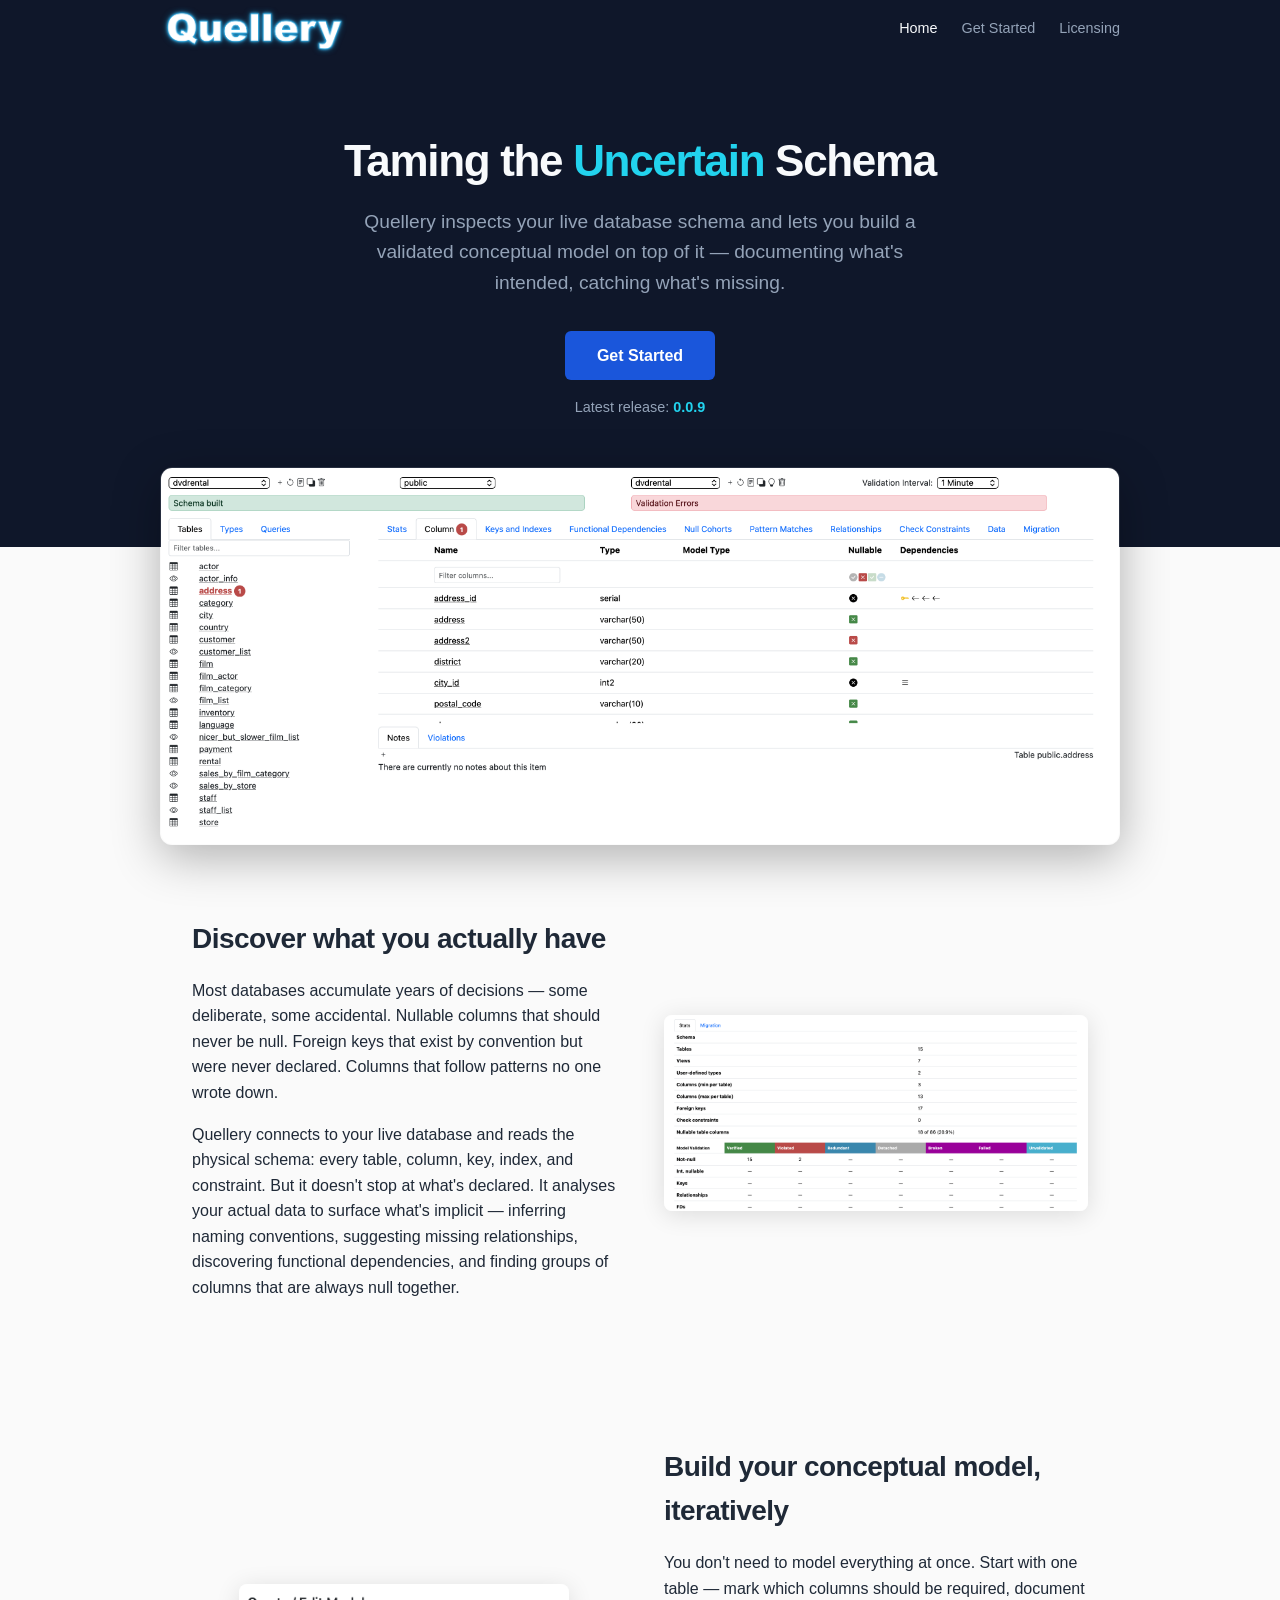
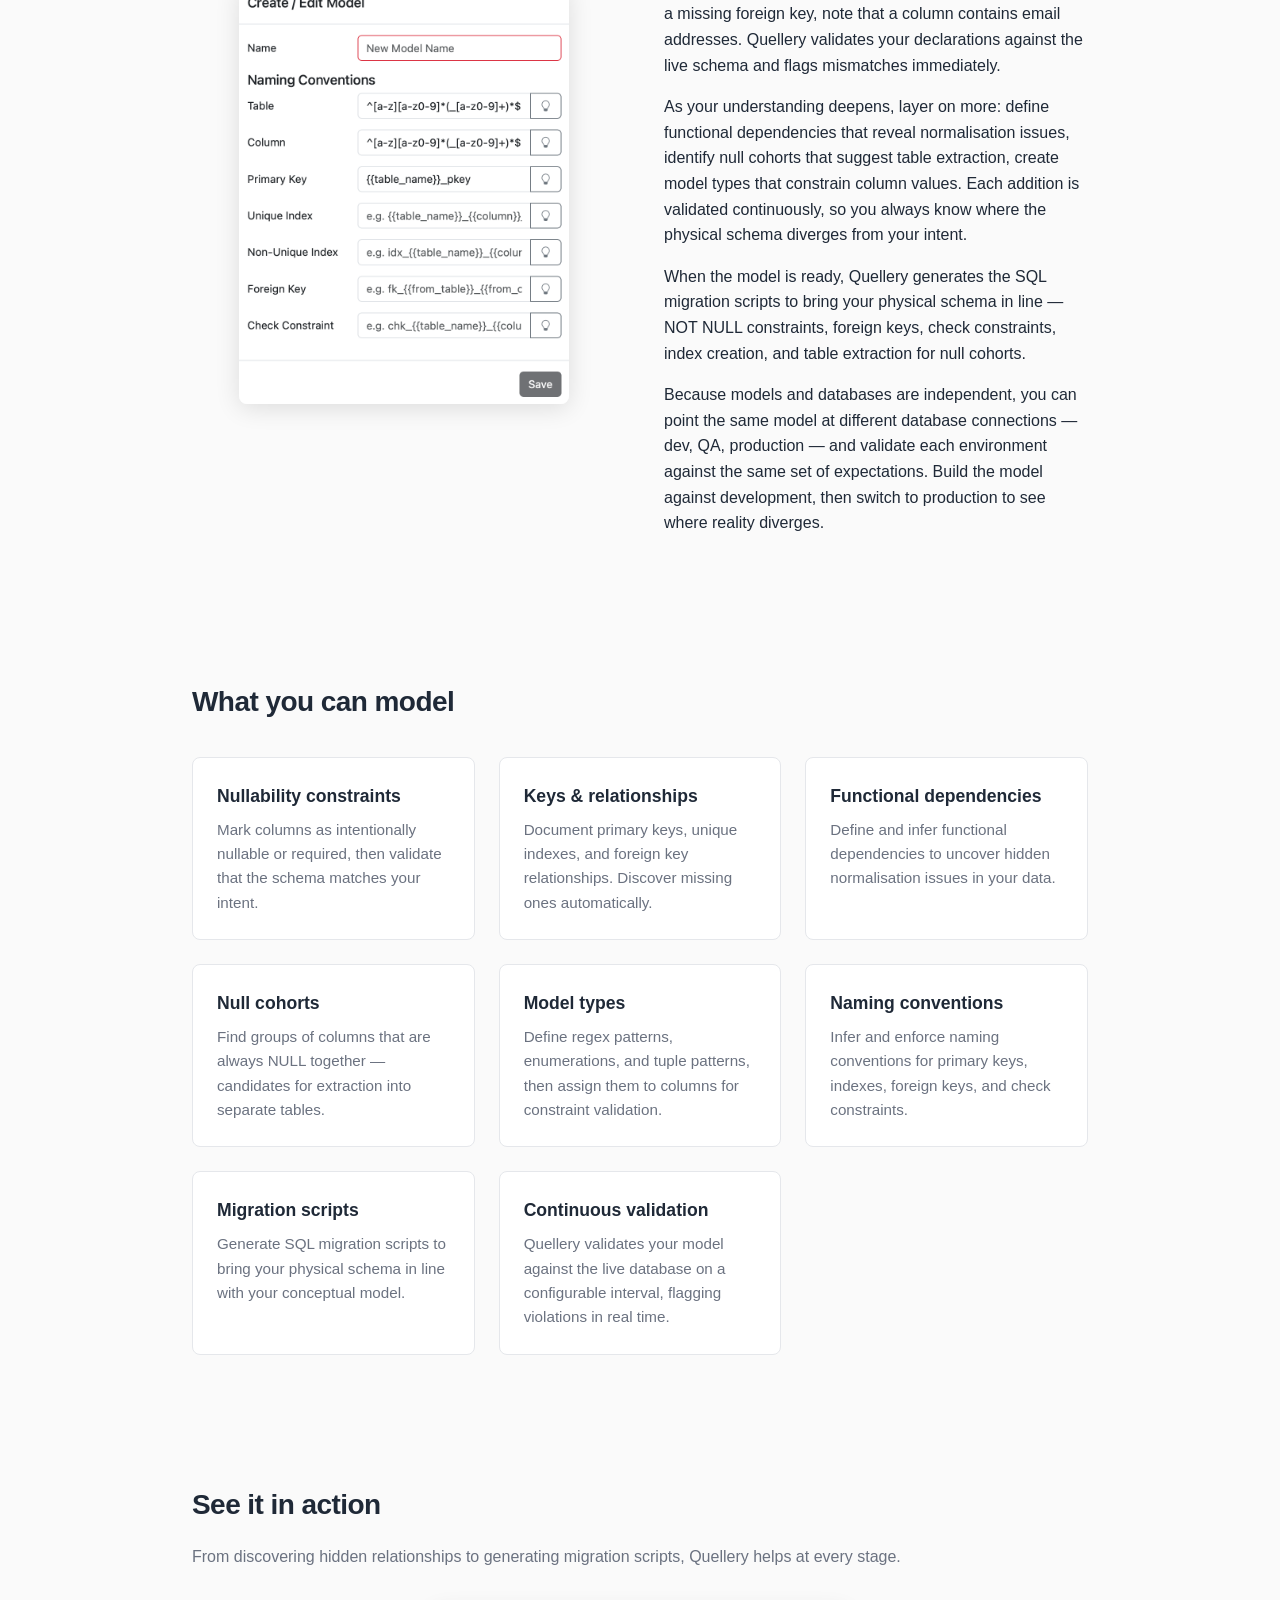
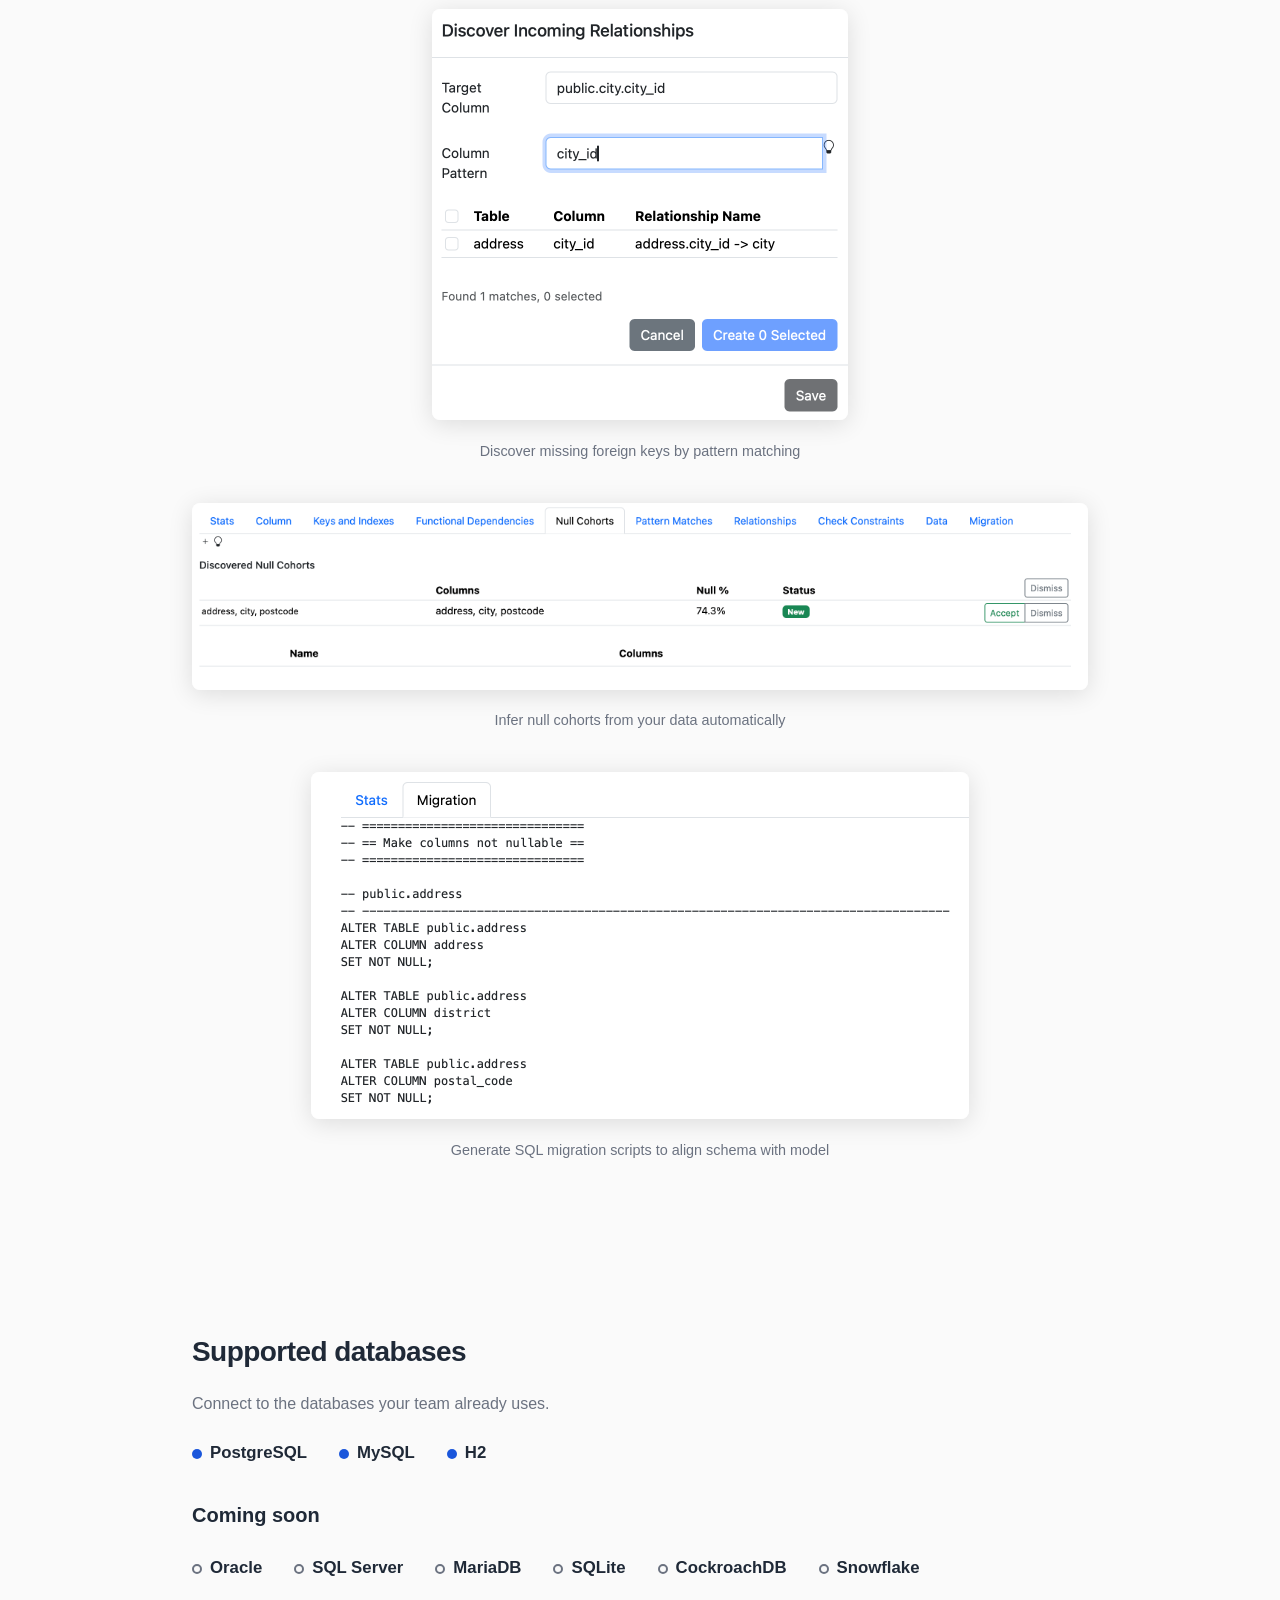
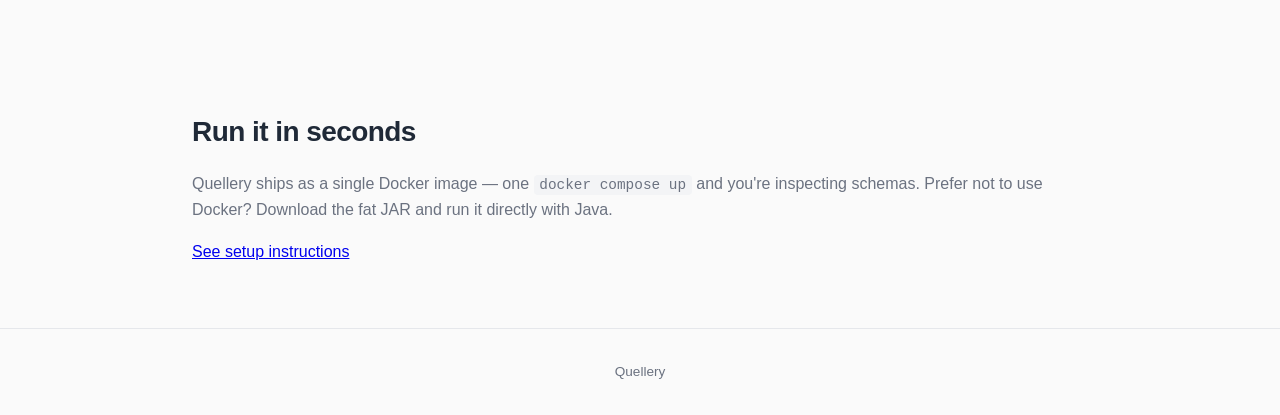
<file: index.html>
<!DOCTYPE html>
<html lang="en">
<head>
  <meta charset="UTF-8">
  <meta name="viewport" content="width=device-width, initial-scale=1.0">
  <title>Quellery — Taming the Uncertain Schema</title>
  <link rel="stylesheet" href="style.css">
</head>
<body>

<nav>
  <div class="nav-inner">
    <a href="index.html" class="logo"><img src="Quellery.png" alt="Quellery"></a>
    <ul>
      <li><a href="index.html" class="active">Home</a></li>
      <li><a href="get-started.html">Get Started</a></li>
      <li><a href="licensing.html">Licensing</a></li>
    </ul>
  </div>
</nav>

<section class="hero hero--with-screenshot">
  <h1>Taming the <span>Uncertain</span> Schema</h1>
  <p>Quellery inspects your live database schema and lets you build a validated conceptual model on top of it —
      documenting what's intended, catching what's missing.</p>
  <a href="get-started.html" class="cta">Get Started</a>
  <div class="version-info">Latest release: <a href="get-started.html#download"><span data-version>0.0.9</span></a></div>
</section>

<div class="hero-screenshot">
  <img src="screenshots/screenshot-hero.png" alt="Quellery main interface showing table columns with validation badges and schema navigation">
</div>

<section class="showcase">
  <div class="showcase-text">
    <h2>Discover what you actually have</h2>
    <p>Most databases accumulate years of decisions — some deliberate, some accidental. Nullable columns that should never be null. Foreign keys that exist by convention but were never declared. Columns that follow patterns no one wrote down.</p>
    <p>Quellery connects to your live database and reads the physical schema: every table, column, key, index, and constraint. But it doesn't stop at what's declared. It analyses your actual data to surface what's implicit — inferring naming conventions, suggesting missing relationships, discovering functional dependencies, and finding groups of columns that are always null together.</p>
  </div>
  <div class="showcase-image">
    <img src="screenshots/screenshot-stats.png" alt="Schema statistics showing table counts, column ranges, foreign keys, and validation results matrix">
  </div>
</section>

<section class="showcase showcase--reverse">
  <div class="showcase-text">
    <h2>Build your conceptual model, iteratively</h2>
    <p>You don't need to model everything at once. Start with one table — mark which columns should be required, document a missing foreign key, note that a column contains email addresses. Quellery validates your declarations against the live schema and flags mismatches immediately.</p>
    <p>As your understanding deepens, layer on more: define functional dependencies that reveal normalisation issues, identify null cohorts that suggest table extraction, create model types that constrain column values. Each addition is validated continuously, so you always know where the physical schema diverges from your intent.</p>
    <p>When the model is ready, Quellery generates the SQL migration scripts to bring your physical schema in line — NOT NULL constraints, foreign keys, check constraints, index creation, and table extraction for null cohorts.</p>
    <p>Because models and databases are independent, you can point the same model at different database connections — dev, QA, production — and validate each environment against the same set of expectations. Build the model against development, then switch to production to see where reality diverges.</p>
  </div>
  <div class="showcase-image">
    <img src="screenshots/screenshot-config.png" alt="Model creation form with naming convention templates for primary keys, indexes, and foreign keys">
  </div>
</section>

<section class="section">
  <h2>What you can model</h2>

  <div class="features">
    <div class="feature-card">
      <h3>Nullability constraints</h3>
      <p>Mark columns as intentionally nullable or required, then validate that the schema matches your intent.</p>
    </div>
    <div class="feature-card">
      <h3>Keys &amp; relationships</h3>
      <p>Document primary keys, unique indexes, and foreign key relationships. Discover missing ones automatically.</p>
    </div>
    <div class="feature-card">
      <h3>Functional dependencies</h3>
      <p>Define and infer functional dependencies to uncover hidden normalisation issues in your data.</p>
    </div>
    <div class="feature-card">
      <h3>Null cohorts</h3>
      <p>Find groups of columns that are always NULL together — candidates for extraction into separate tables.</p>
    </div>
    <div class="feature-card">
      <h3>Model types</h3>
      <p>Define regex patterns, enumerations, and tuple patterns, then assign them to columns for constraint validation.</p>
    </div>
    <div class="feature-card">
      <h3>Naming conventions</h3>
      <p>Infer and enforce naming conventions for primary keys, indexes, foreign keys, and check constraints.</p>
    </div>
    <div class="feature-card">
      <h3>Migration scripts</h3>
      <p>Generate SQL migration scripts to bring your physical schema in line with your conceptual model.</p>
    </div>
    <div class="feature-card">
      <h3>Continuous validation</h3>
      <p>Quellery validates your model against the live database on a configurable interval, flagging violations in real time.</p>
    </div>
  </div>
</section>

<section class="section">
  <h2>See it in action</h2>
  <p>From discovering hidden relationships to generating migration scripts, Quellery helps at every stage.</p>

  <div class="screenshot-gallery">
    <figure>
      <img class="screenshot-sm" src="screenshots/screenshot-relationships.png" alt="Discover incoming relationships dialog showing pattern-based foreign key discovery">
      <figcaption>Discover missing foreign keys by pattern matching</figcaption>
    </figure>
    <figure>
      <img src="screenshots/screenshot-inference.png" alt="Null cohort inference showing discovered column groups with null percentages">
      <figcaption>Infer null cohorts from your data automatically</figcaption>
    </figure>
    <figure>
      <img class="screenshot-md" src="screenshots/screenshot-migration.png" alt="Generated SQL migration script with ALTER TABLE statements for NOT NULL constraints">
      <figcaption>Generate SQL migration scripts to align schema with model</figcaption>
    </figure>
  </div>
</section>

<section class="section">
  <h2>Supported databases</h2>
  <p>Connect to the databases your team already uses.</p>
  <div class="db-list">
    <div class="db-item"><div class="db-dot"></div> PostgreSQL</div>
    <div class="db-item"><div class="db-dot"></div> MySQL</div>
    <div class="db-item"><div class="db-dot"></div> H2</div>
  </div>

  <h3>Coming soon</h3>
  <div class="db-list">
    <div class="db-item"><div class="db-dot coming-soon"></div> Oracle</div>
    <div class="db-item"><div class="db-dot coming-soon"></div> SQL Server</div>
    <div class="db-item"><div class="db-dot coming-soon"></div> MariaDB</div>
    <div class="db-item"><div class="db-dot coming-soon"></div> SQLite</div>
    <div class="db-item"><div class="db-dot coming-soon"></div> CockroachDB</div>
    <div class="db-item"><div class="db-dot coming-soon"></div> Snowflake</div>
  </div>
</section>

<section class="section">
  <h2>Run it in seconds</h2>
  <p>Quellery ships as a single Docker image — one <code>docker compose up</code> and you're inspecting schemas. Prefer not to use Docker? Download the fat JAR and run it directly with Java.</p>
  <a href="get-started.html" class="cta">See setup instructions</a>
</section>

<footer>
  Quellery
</footer>

</body>
</html>
</file>
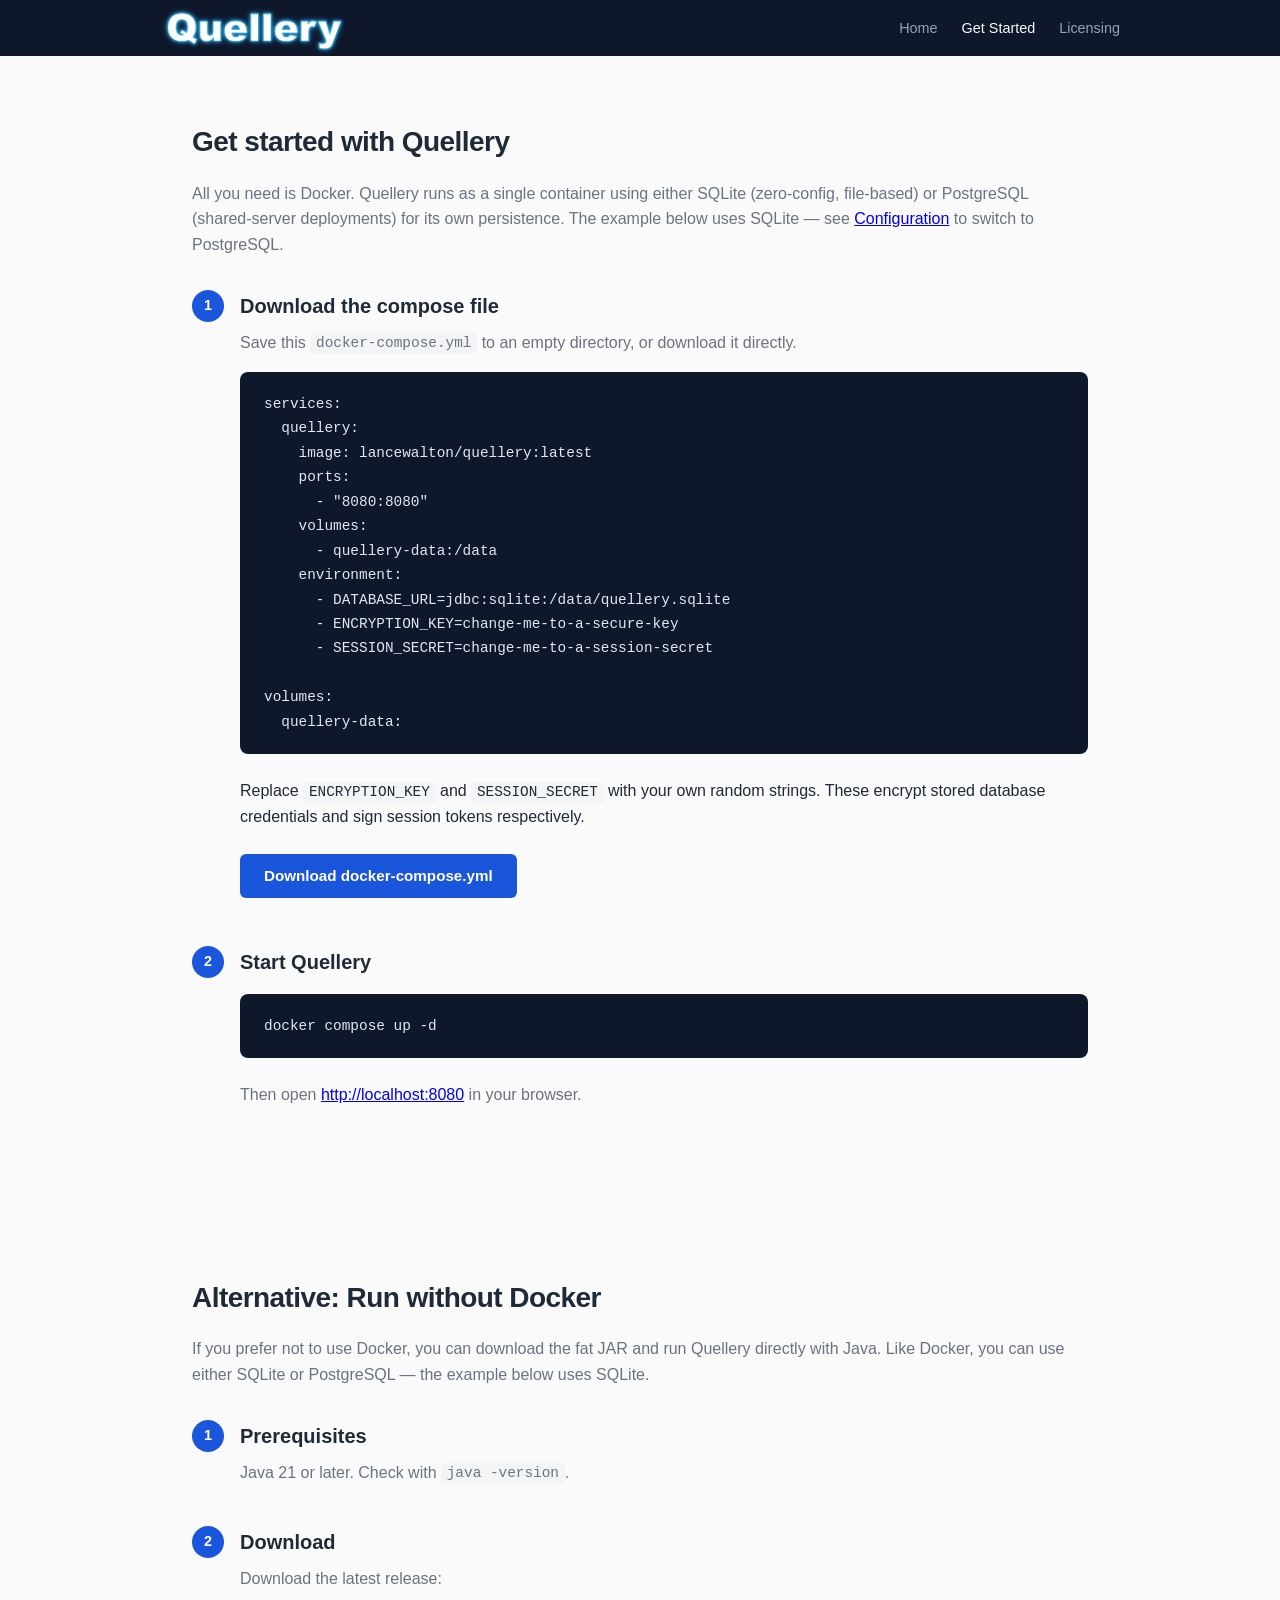
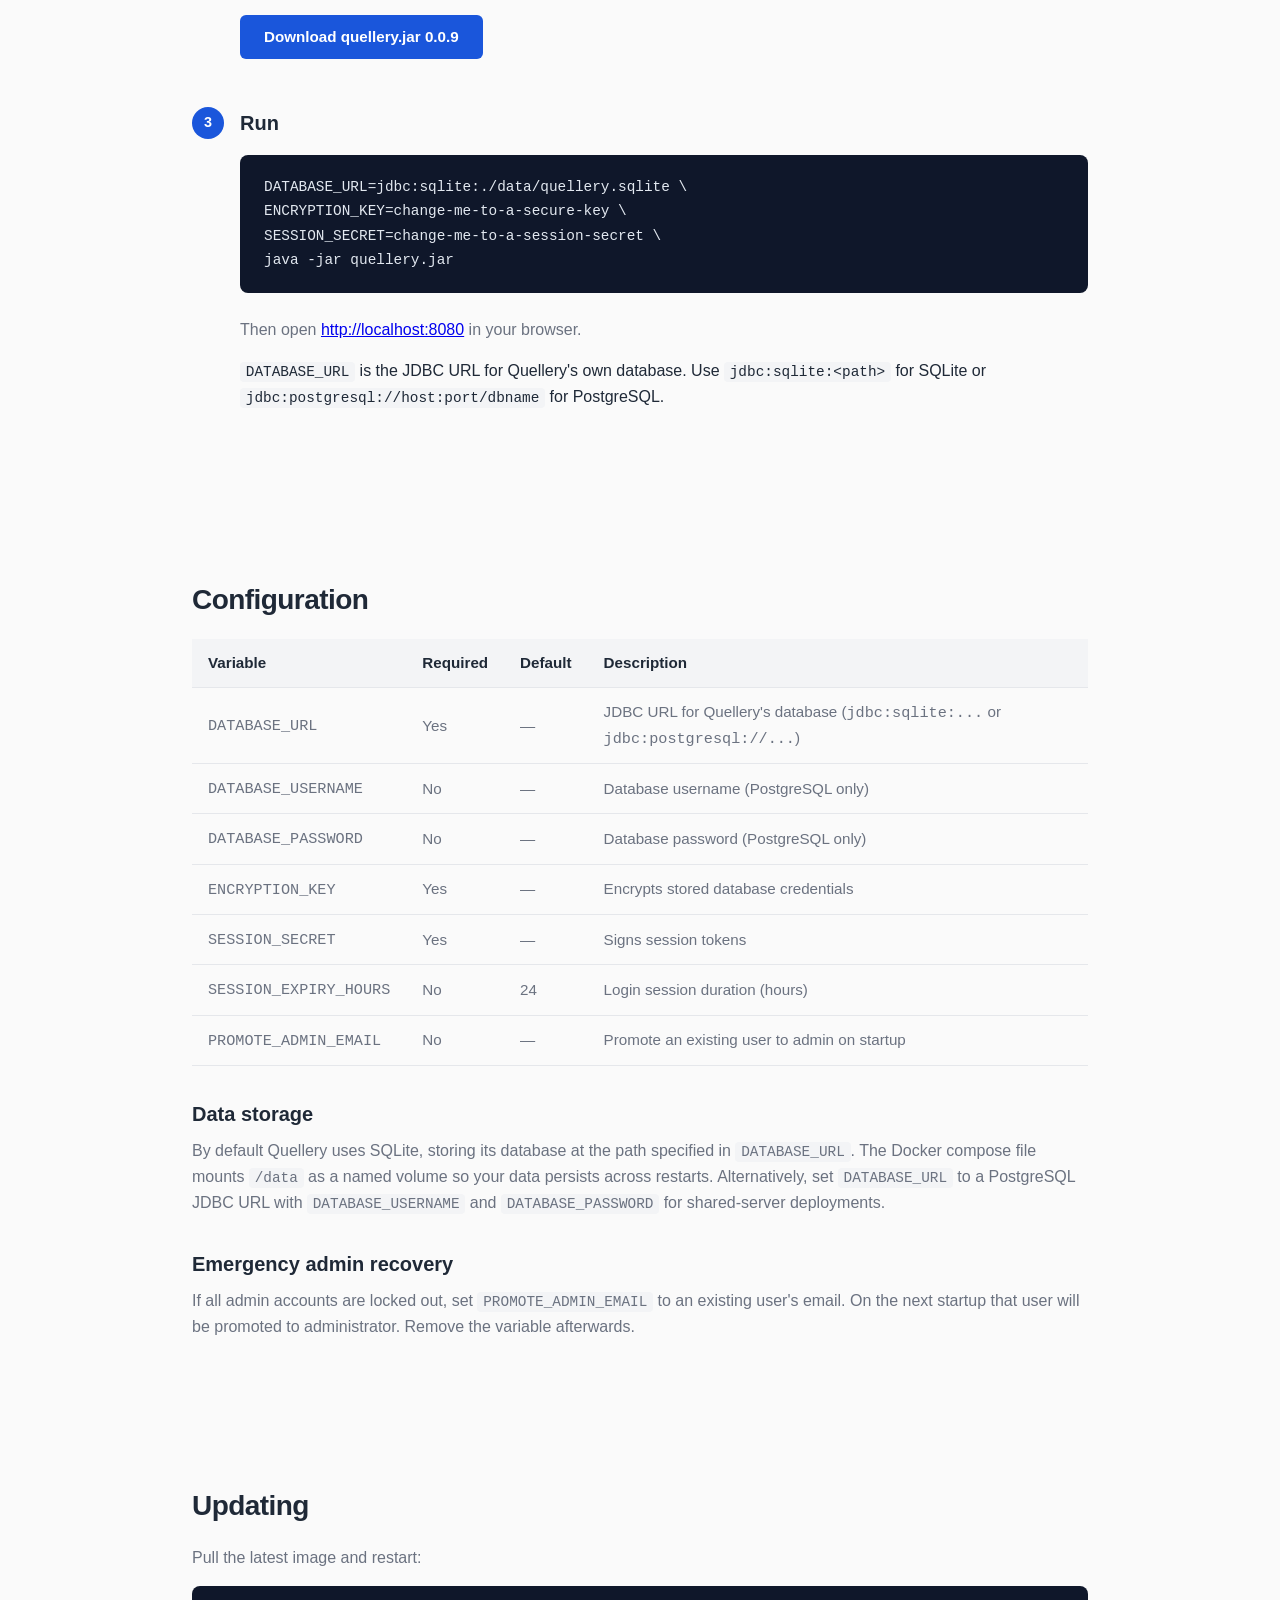
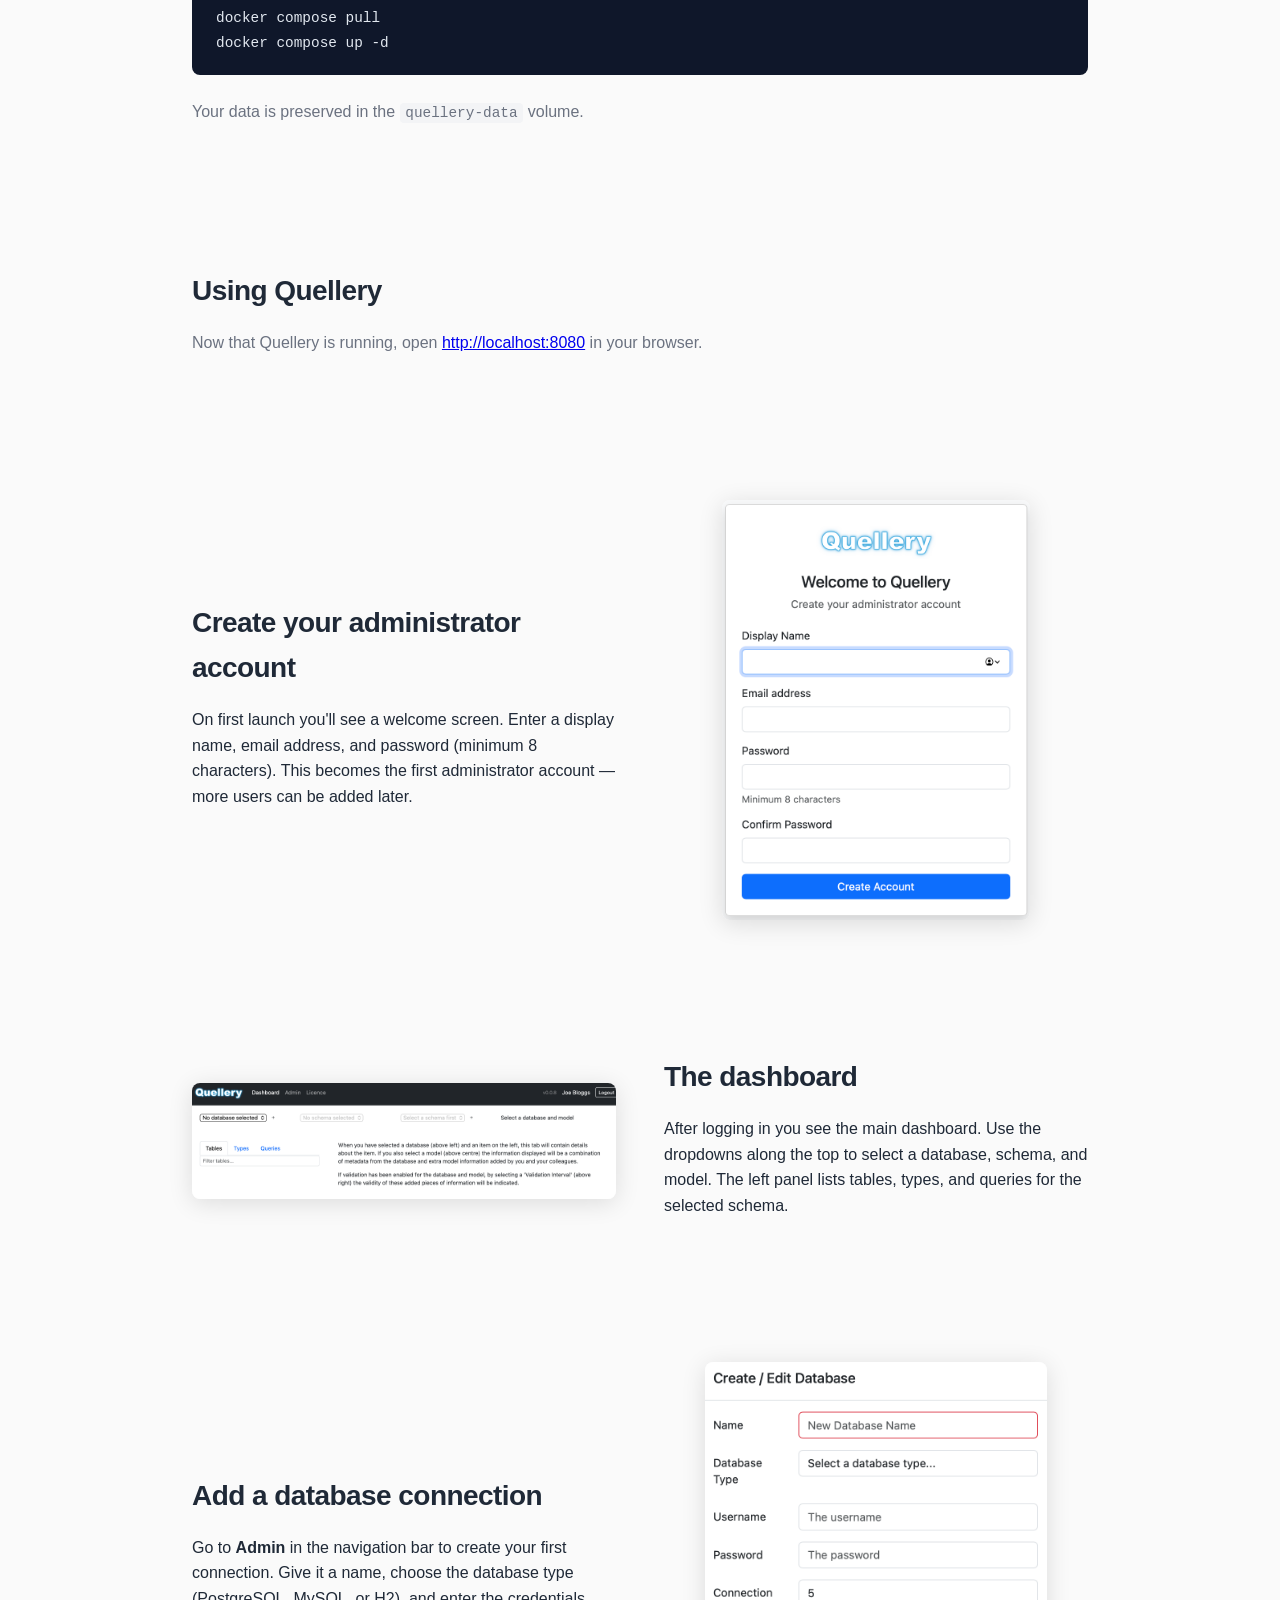
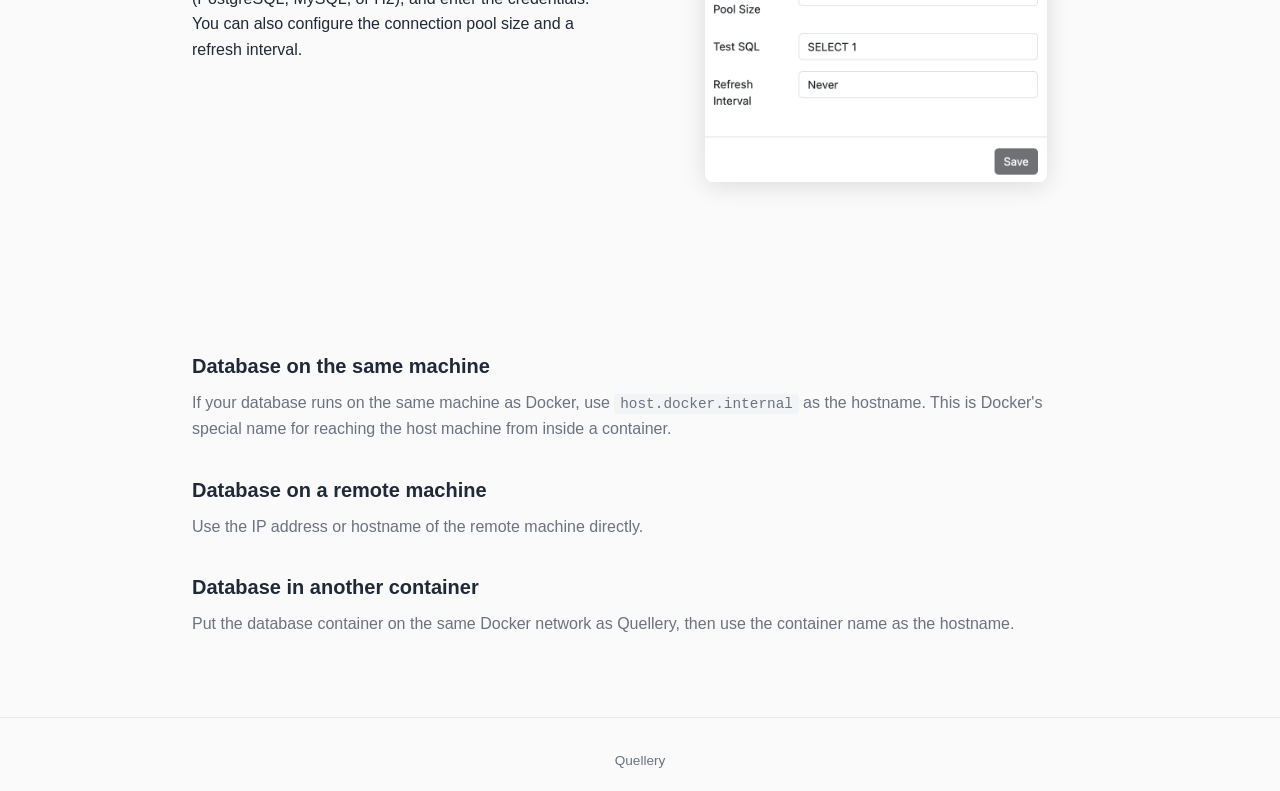
<file: get-started.html>
<!DOCTYPE html>
<html lang="en">
<head>
  <meta charset="UTF-8">
  <meta name="viewport" content="width=device-width, initial-scale=1.0">
  <title>Quellery — Taming the Uncertain Schema - Get Started</title>
  <link rel="stylesheet" href="style.css">
</head>
<body>

<nav>
  <div class="nav-inner">
    <a href="index.html" class="logo"><img src="Quellery.png" alt="Quellery"></a>
    <ul>
      <li><a href="index.html">Home</a></li>
      <li><a href="get-started.html" class="active">Get Started</a></li>
      <li><a href="licensing.html">Licensing</a></li>
    </ul>
  </div>
</nav>

<section class="section">
  <h2>Get started with Quellery</h2>
  <p>All you need is Docker. Quellery runs as a single container using either SQLite (zero-config, file-based) or PostgreSQL (shared-server deployments) for its own persistence. The example below uses SQLite — see <a href="#configuration">Configuration</a> to switch to PostgreSQL.</p>

  <div class="steps">

    <div class="step">
      <h3>Download the compose file</h3>
      <p>Save this <code>docker-compose.yml</code> to an empty directory, or download it directly.</p>
      <pre><code>services:
  quellery:
    image: lancewalton/quellery:latest
    ports:
      - "8080:8080"
    volumes:
      - quellery-data:/data
    environment:
      - DATABASE_URL=jdbc:sqlite:/data/quellery.sqlite
      - ENCRYPTION_KEY=change-me-to-a-secure-key
      - SESSION_SECRET=change-me-to-a-session-secret

volumes:
  quellery-data:</code></pre>
      <p class="body-text">Replace <code>ENCRYPTION_KEY</code> and <code>SESSION_SECRET</code> with your own random strings. These encrypt stored database credentials and sign session tokens respectively.</p>
      <a href="docker-compose.yml" download class="download-btn">Download docker-compose.yml</a>
    </div>

    <div class="step">
      <h3>Start Quellery</h3>
      <pre><code>docker compose up -d</code></pre>
      <p>Then open <a href="http://localhost:8080">http://localhost:8080</a> in your browser.</p>
    </div>

  </div>
</section>

<section class="section" id="download">
  <h2>Alternative: Run without Docker</h2>
  <p>If you prefer not to use Docker, you can download the fat JAR and run Quellery directly with Java. Like Docker, you can use either SQLite or PostgreSQL — the example below uses SQLite.</p>

  <div class="steps">

    <div class="step">
      <h3>Prerequisites</h3>
      <p>Java 21 or later. Check with <code>java -version</code>.</p>
    </div>

    <div class="step">
      <h3>Download</h3>
      <p>Download the latest release:</p>
      <a href="https://github.com/quellery/quellery.github.io/releases/latest/download/quellery.jar" class="download-btn">Download quellery.jar <span data-version>0.0.9</span></a>
    </div>

    <div class="step">
      <h3>Run</h3>
      <pre><code>DATABASE_URL=jdbc:sqlite:./data/quellery.sqlite \
ENCRYPTION_KEY=change-me-to-a-secure-key \
SESSION_SECRET=change-me-to-a-session-secret \
java -jar quellery.jar</code></pre>
      <p>Then open <a href="http://localhost:8080">http://localhost:8080</a> in your browser.</p>
      <p class="body-text"><code>DATABASE_URL</code> is the JDBC URL for Quellery's own database. Use <code>jdbc:sqlite:&lt;path&gt;</code> for SQLite or <code>jdbc:postgresql://host:port/dbname</code> for PostgreSQL.</p>
    </div>

  </div>
</section>

<section class="section" id="configuration">
  <h2>Configuration</h2>
  <table>
    <thead>
      <tr><th>Variable</th><th>Required</th><th>Default</th><th>Description</th></tr>
    </thead>
    <tbody>
      <tr><td><code>DATABASE_URL</code></td><td>Yes</td><td>&mdash;</td><td>JDBC URL for Quellery's database (<code>jdbc:sqlite:...</code> or <code>jdbc:postgresql://...</code>)</td></tr>
      <tr><td><code>DATABASE_USERNAME</code></td><td>No</td><td>&mdash;</td><td>Database username (PostgreSQL only)</td></tr>
      <tr><td><code>DATABASE_PASSWORD</code></td><td>No</td><td>&mdash;</td><td>Database password (PostgreSQL only)</td></tr>
      <tr><td><code>ENCRYPTION_KEY</code></td><td>Yes</td><td>&mdash;</td><td>Encrypts stored database credentials</td></tr>
      <tr><td><code>SESSION_SECRET</code></td><td>Yes</td><td>&mdash;</td><td>Signs session tokens</td></tr>
      <tr><td><code>SESSION_EXPIRY_HOURS</code></td><td>No</td><td>24</td><td>Login session duration (hours)</td></tr>
      <tr><td><code>PROMOTE_ADMIN_EMAIL</code></td><td>No</td><td>&mdash;</td><td>Promote an existing user to admin on startup</td></tr>
    </tbody>
  </table>

  <h3>Data storage</h3>
  <p>By default Quellery uses SQLite, storing its database at the path specified in <code>DATABASE_URL</code>. The Docker compose file mounts <code>/data</code> as a named volume so your data persists across restarts. Alternatively, set <code>DATABASE_URL</code> to a PostgreSQL JDBC URL with <code>DATABASE_USERNAME</code> and <code>DATABASE_PASSWORD</code> for shared-server deployments.</p>

  <h3>Emergency admin recovery</h3>
  <p>If all admin accounts are locked out, set <code>PROMOTE_ADMIN_EMAIL</code> to an existing user's email. On the next startup that user will be promoted to administrator. Remove the variable afterwards.</p>
</section>

<section class="section">
  <h2>Updating</h2>
  <p>Pull the latest image and restart:</p>
  <pre><code>docker compose pull
docker compose up -d</code></pre>
  <p>Your data is preserved in the <code>quellery-data</code> volume.</p>
</section>

<section class="section">
  <h2>Using Quellery</h2>
  <p>Now that Quellery is running, open <a href="http://localhost:8080">http://localhost:8080</a> in your browser.</p>
</section>

<section class="showcase">
  <div class="showcase-text">
    <h2>Create your administrator account</h2>
    <p>On first launch you'll see a welcome screen. Enter a display name, email address, and password (minimum 8 characters). This becomes the first administrator account — more users can be added later.</p>
  </div>
  <div class="showcase-image">
    <img src="screenshots/create-your-administrator-account.png" alt="Quellery welcome screen with fields for display name, email, and password">
  </div>
</section>

<section class="showcase showcase--reverse">
  <div class="showcase-text">
    <h2>The dashboard</h2>
    <p>After logging in you see the main dashboard. Use the dropdowns along the top to select a database, schema, and model. The left panel lists tables, types, and queries for the selected schema.</p>
  </div>
  <div class="showcase-image">
    <img src="screenshots/post-login-initial-empty.png" alt="Quellery dashboard with database, schema, and model dropdowns along the top and a left panel for tables, types, and queries">
  </div>
</section>

<section class="showcase">
  <div class="showcase-text">
    <h2>Add a database connection</h2>
    <p>Go to <strong>Admin</strong> in the navigation bar to create your first connection. Give it a name, choose the database type (PostgreSQL, MySQL, or H2), and enter the credentials. You can also configure the connection pool size and a refresh interval.</p>
  </div>
  <div class="showcase-image">
    <img src="screenshots/create-edit-database.png" alt="Database connection form with fields for name, type, host, port, database name, credentials, pool size, and refresh interval">
  </div>
</section>

<section class="section">
  <h3>Database on the same machine</h3>
  <p>If your database runs on the same machine as Docker, use <code>host.docker.internal</code> as the hostname. This is Docker's special name for reaching the host machine from inside a container.</p>

  <h3>Database on a remote machine</h3>
  <p>Use the IP address or hostname of the remote machine directly.</p>

  <h3>Database in another container</h3>
  <p>Put the database container on the same Docker network as Quellery, then use the container name as the hostname.</p>
</section>

<footer>
  Quellery
</footer>

</body>
</html>
</file>
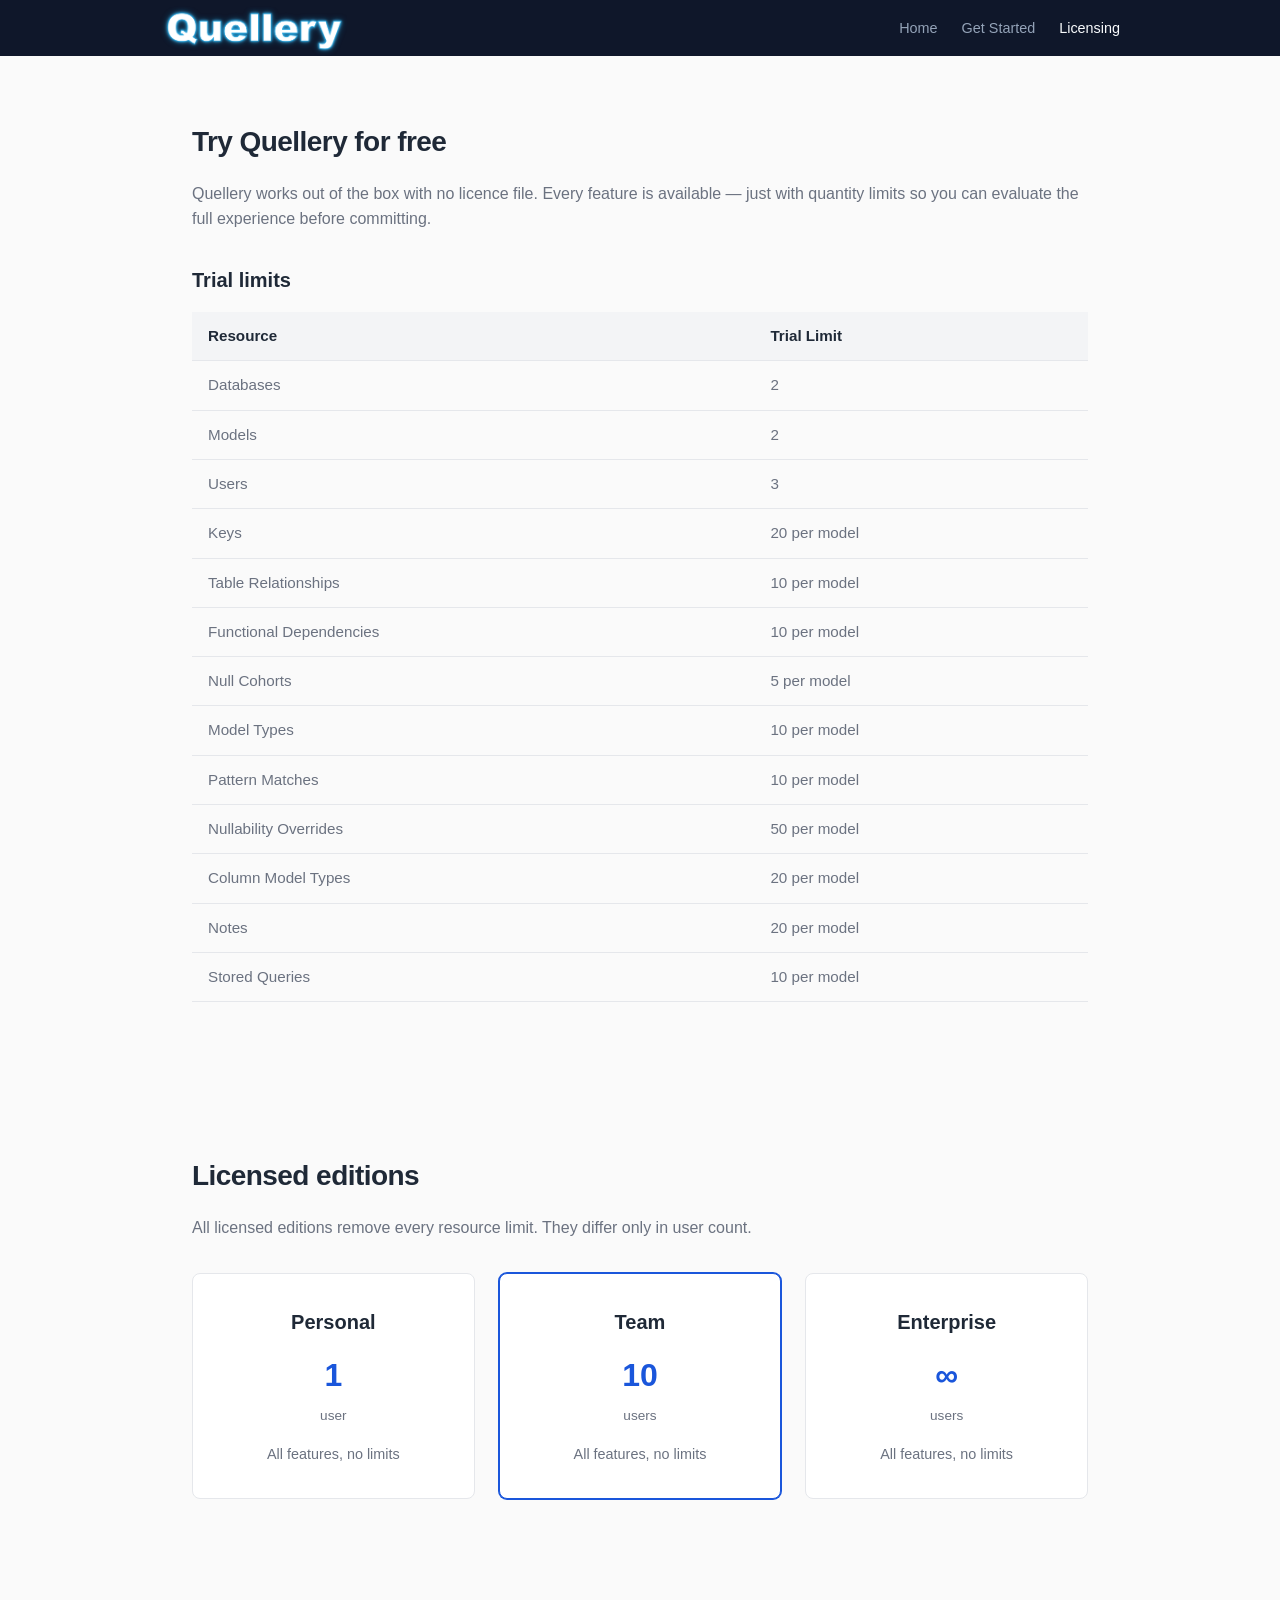
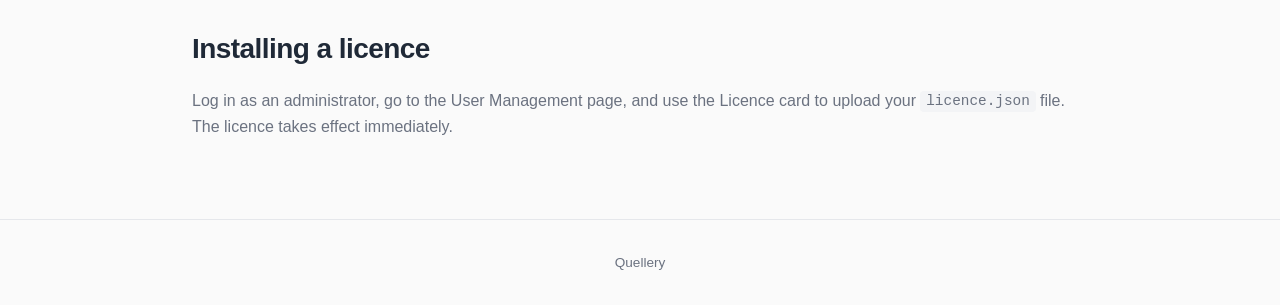
<file: licensing.html>
<!DOCTYPE html>
<html lang="en">
<head>
  <meta charset="UTF-8">
  <meta name="viewport" content="width=device-width, initial-scale=1.0">
  <title>Quellery — Taming the Uncertain Schema - Licensing</title>
  <link rel="stylesheet" href="style.css">
</head>
<body>

<nav>
  <div class="nav-inner">
    <a href="index.html" class="logo"><img src="Quellery.png" alt="Quellery"></a>
    <ul>
      <li><a href="index.html">Home</a></li>
      <li><a href="get-started.html">Get Started</a></li>
      <li><a href="licensing.html" class="active">Licensing</a></li>
    </ul>
  </div>
</nav>

<section class="section">
  <h2>Try Quellery for free</h2>
  <p>Quellery works out of the box with no licence file. Every feature is available — just with quantity limits so you can evaluate the full experience before committing.</p>

  <h3>Trial limits</h3>
  <table>
    <thead>
      <tr><th>Resource</th><th>Trial Limit</th></tr>
    </thead>
    <tbody>
      <tr><td>Databases</td><td>2</td></tr>
      <tr><td>Models</td><td>2</td></tr>
      <tr><td>Users</td><td>3</td></tr>
      <tr><td>Keys</td><td>20 per model</td></tr>
      <tr><td>Table Relationships</td><td>10 per model</td></tr>
      <tr><td>Functional Dependencies</td><td>10 per model</td></tr>
      <tr><td>Null Cohorts</td><td>5 per model</td></tr>
      <tr><td>Model Types</td><td>10 per model</td></tr>
      <tr><td>Pattern Matches</td><td>10 per model</td></tr>
      <tr><td>Nullability Overrides</td><td>50 per model</td></tr>
      <tr><td>Column Model Types</td><td>20 per model</td></tr>
      <tr><td>Notes</td><td>20 per model</td></tr>
      <tr><td>Stored Queries</td><td>10 per model</td></tr>
    </tbody>
  </table>
</section>

<section class="section">
  <h2>Licensed editions</h2>
  <p>All licensed editions remove every resource limit. They differ only in user count.</p>

  <div class="editions">
    <div class="edition-card">
      <h3>Personal</h3>
      <div class="user-count">1</div>
      <div class="user-label">user</div>
      <div class="feature-note">All features, no limits</div>
    </div>
    <div class="edition-card highlight">
      <h3>Team</h3>
      <div class="user-count">10</div>
      <div class="user-label">users</div>
      <div class="feature-note">All features, no limits</div>
    </div>
    <div class="edition-card">
      <h3>Enterprise</h3>
      <div class="user-count">&infin;</div>
      <div class="user-label">users</div>
      <div class="feature-note">All features, no limits</div>
    </div>
  </div>
</section>

<section class="section">
  <h2>Installing a licence</h2>
  <p>Log in as an administrator, go to the User Management page, and use the Licence card to upload your <code>licence.json</code> file. The licence takes effect immediately.</p>
</section>

<footer>
  Quellery
</footer>

</body>
</html>
</file>
<file: style.css>
:root {
  --colour-bg: #fafafa;
  --colour-surface: #ffffff;
  --colour-primary: #1a56db;
  --colour-primary-dark: #1444b0;
  --colour-text: #1f2937;
  --colour-text-muted: #6b7280;
  --colour-border: #e5e7eb;
  --colour-code-bg: #f3f4f6;
  --colour-hero-bg: #0f172a;
  --colour-hero-text: #f8fafc;
  --colour-accent: #22d3ee;
  --max-width: 960px;
}

*,
*::before,
*::after {
  box-sizing: border-box;
  margin: 0;
  padding: 0;
}

body {
  font-family: -apple-system, BlinkMacSystemFont, "Segoe UI", Roboto, Helvetica, Arial, sans-serif;
  color: var(--colour-text);
  background: var(--colour-bg);
  line-height: 1.6;
}

/* — Navigation — */

nav {
  background: var(--colour-hero-bg);
  padding: 0 2rem;
  position: sticky;
  top: 0;
  z-index: 100;
}

nav .nav-inner {
  max-width: var(--max-width);
  margin: 0 auto;
  display: flex;
  align-items: center;
  justify-content: space-between;
  height: 56px;
}

nav .logo {
  text-decoration: none;
  display: flex;
  align-items: center;
}

nav .logo img {
  height: 64px;
}

nav ul {
  list-style: none;
  display: flex;
  gap: 1.5rem;
}

nav a {
  color: #94a3b8;
  text-decoration: none;
  font-size: 0.9rem;
  transition: color 0.15s;
}

nav a:hover,
nav a.active {
  color: var(--colour-hero-text);
}

/* — Hero — */

.hero {
  background: var(--colour-hero-bg);
  color: var(--colour-hero-text);
  text-align: center;
  padding: 5rem 2rem 4rem;
}

.hero--with-screenshot {
  padding-bottom: 8rem;
}

.hero h1 {
  font-size: 2.75rem;
  font-weight: 800;
  letter-spacing: -0.03em;
  line-height: 1.15;
  margin-bottom: 1.25rem;
}

.hero h1 span {
  color: var(--colour-accent);
}

.hero p {
  font-size: 1.2rem;
  color: #94a3b8;
  max-width: 600px;
  margin: 0 auto 2rem;
}

.hero .cta {
  display: inline-block;
  background: var(--colour-primary);
  color: #fff;
  padding: 0.75rem 2rem;
  border-radius: 6px;
  text-decoration: none;
  font-weight: 600;
  font-size: 1rem;
  transition: background 0.15s;
}

.hero .cta:hover {
  background: var(--colour-primary-dark);
}

.version-info {
  margin-top: 1rem;
  font-size: 0.9rem;
  color: #94a3b8;
}

.version-info a {
  color: var(--colour-accent);
  text-decoration: none;
  font-weight: 600;
}

.version-info a:hover {
  text-decoration: underline;
}

/* — Hero screenshot — */

.hero-screenshot {
  max-width: calc(var(--max-width) + 4rem);
  margin: -5rem auto 0;
  padding: 0 2rem;
  position: relative;
  z-index: 10;
}

.hero-screenshot img {
  width: 100%;
  border-radius: 12px;
  box-shadow: 0 12px 48px rgba(0, 0, 0, 0.3);
  border: 1px solid rgba(255, 255, 255, 0.1);
}

/* — Showcase sections (text + image, alternating) — */

.showcase {
  max-width: var(--max-width);
  margin: 0 auto;
  padding: 4rem 2rem;
  display: flex;
  align-items: center;
  gap: 3rem;
}

.showcase--reverse {
  flex-direction: row-reverse;
}

.showcase-text {
  flex: 1;
}

.showcase-text h2 {
  font-size: 1.75rem;
  font-weight: 700;
  margin-bottom: 1rem;
  letter-spacing: -0.02em;
}

.showcase-text p {
  margin-bottom: 1rem;
  color: var(--colour-text);
}

.showcase-image {
  flex: 1;
  text-align: center;
}

.showcase-image img {
  max-width: 100%;
  max-height: 420px;
  width: auto;
  border-radius: 8px;
  box-shadow: 0 4px 24px rgba(0, 0, 0, 0.12);
}

/* — Screenshot gallery — */

.screenshot-gallery {
  margin-top: 2rem;
}

.screenshot-gallery figure {
  margin: 2.5rem 0;
  text-align: center;
}

.screenshot-gallery img {
  max-width: 100%;
  border-radius: 8px;
  box-shadow: 0 4px 24px rgba(0, 0, 0, 0.12);
}

.screenshot-gallery .screenshot-sm {
  max-width: 416px;
}

.screenshot-gallery .screenshot-md {
  max-width: 658px;
}

.screenshot-gallery figcaption {
  margin-top: 0.75rem;
  font-size: 0.9rem;
  color: var(--colour-text-muted);
}

/* — Sections — */

.section {
  max-width: var(--max-width);
  margin: 0 auto;
  padding: 4rem 2rem;
}

.section h2 {
  font-size: 1.75rem;
  font-weight: 700;
  margin-bottom: 1rem;
  letter-spacing: -0.02em;
}

.section h3 {
  font-size: 1.25rem;
  font-weight: 600;
  margin: 2rem 0 0.5rem;
}

.section p {
  margin-bottom: 1rem;
  color: var(--colour-text-muted);
}

.section p.body-text {
  color: var(--colour-text);
}

/* — Feature grid — */

.features {
  display: grid;
  grid-template-columns: repeat(auto-fit, minmax(260px, 1fr));
  gap: 1.5rem;
  margin-top: 2rem;
}

.feature-card {
  background: var(--colour-surface);
  border: 1px solid var(--colour-border);
  border-radius: 8px;
  padding: 1.5rem;
}

.feature-card h3 {
  font-size: 1.1rem;
  margin: 0 0 0.5rem;
  color: var(--colour-text);
}

.feature-card p {
  font-size: 0.95rem;
  color: var(--colour-text-muted);
  margin: 0;
}

/* — Supported databases — */

.db-list {
  display: flex;
  gap: 2rem;
  margin-top: 1.5rem;
  flex-wrap: wrap;
}

.db-item {
  display: flex;
  align-items: center;
  gap: 0.5rem;
  font-weight: 600;
  font-size: 1.05rem;
}

.db-dot {
  width: 10px;
  height: 10px;
  border-radius: 50%;
  background: var(--colour-primary);
}

.db-dot.coming-soon {
  background: none;
  border: 2px solid var(--colour-text-muted);
}

/* — Code blocks — */

pre {
  background: var(--colour-hero-bg);
  color: #e2e8f0;
  padding: 1.25rem 1.5rem;
  border-radius: 8px;
  overflow-x: auto;
  font-size: 0.9rem;
  line-height: 1.7;
  margin: 1rem 0 1.5rem;
}

code {
  font-family: "SF Mono", "Fira Code", "Fira Mono", Menlo, monospace;
}

p code {
  background: var(--colour-code-bg);
  padding: 0.15em 0.4em;
  border-radius: 4px;
  font-size: 0.9em;
}

/* — Tables — */

table {
  width: 100%;
  border-collapse: collapse;
  margin: 1rem 0 1.5rem;
  font-size: 0.95rem;
}

th, td {
  text-align: left;
  padding: 0.75rem 1rem;
  border-bottom: 1px solid var(--colour-border);
}

th {
  font-weight: 600;
  color: var(--colour-text);
  background: var(--colour-code-bg);
}

td {
  color: var(--colour-text-muted);
}

/* — Download button — */

.download-btn {
  display: inline-block;
  background: var(--colour-primary);
  color: #fff;
  padding: 0.6rem 1.5rem;
  border-radius: 6px;
  text-decoration: none;
  font-weight: 600;
  font-size: 0.95rem;
  transition: background 0.15s;
  margin: 0.5rem 0;
}

.download-btn:hover {
  background: var(--colour-primary-dark);
}

/* — Steps — */

.steps {
  counter-reset: step;
  margin-top: 2rem;
}

.step {
  position: relative;
  padding-left: 3rem;
  margin-bottom: 2.5rem;
}

.step::before {
  counter-increment: step;
  content: counter(step);
  position: absolute;
  left: 0;
  top: 0;
  width: 2rem;
  height: 2rem;
  background: var(--colour-primary);
  color: #fff;
  border-radius: 50%;
  display: flex;
  align-items: center;
  justify-content: center;
  font-weight: 700;
  font-size: 0.9rem;
}

.step h3 {
  margin-top: 0;
}

/* — Edition cards — */

.editions {
  display: grid;
  grid-template-columns: repeat(auto-fit, minmax(220px, 1fr));
  gap: 1.5rem;
  margin-top: 2rem;
}

.edition-card {
  background: var(--colour-surface);
  border: 1px solid var(--colour-border);
  border-radius: 8px;
  padding: 2rem 1.5rem;
  text-align: center;
}

.edition-card.highlight {
  border-color: var(--colour-primary);
  box-shadow: 0 0 0 1px var(--colour-primary);
}

.edition-card h3 {
  margin: 0 0 0.25rem;
  font-size: 1.25rem;
}

.edition-card .user-count {
  font-size: 2rem;
  font-weight: 800;
  color: var(--colour-primary);
  margin: 0.75rem 0 0.25rem;
}

.edition-card .user-label {
  font-size: 0.85rem;
  color: var(--colour-text-muted);
}

.edition-card .feature-note {
  margin-top: 1rem;
  font-size: 0.9rem;
  color: var(--colour-text-muted);
}

/* — Footer — */

footer {
  border-top: 1px solid var(--colour-border);
  padding: 2rem;
  text-align: center;
  font-size: 0.85rem;
  color: var(--colour-text-muted);
}

/* — Responsive — */

@media (max-width: 640px) {
  .hero h1 {
    font-size: 2rem;
  }

  .hero p {
    font-size: 1.05rem;
  }

  .hero--with-screenshot {
    padding-bottom: 6rem;
  }

  .hero-screenshot {
    margin-top: -3rem;
  }

  nav ul {
    gap: 1rem;
  }

  .showcase,
  .showcase--reverse {
    flex-direction: column;
  }

  .showcase-image img {
    max-height: none;
  }

  .step {
    padding-left: 2.5rem;
  }
}
</file>
